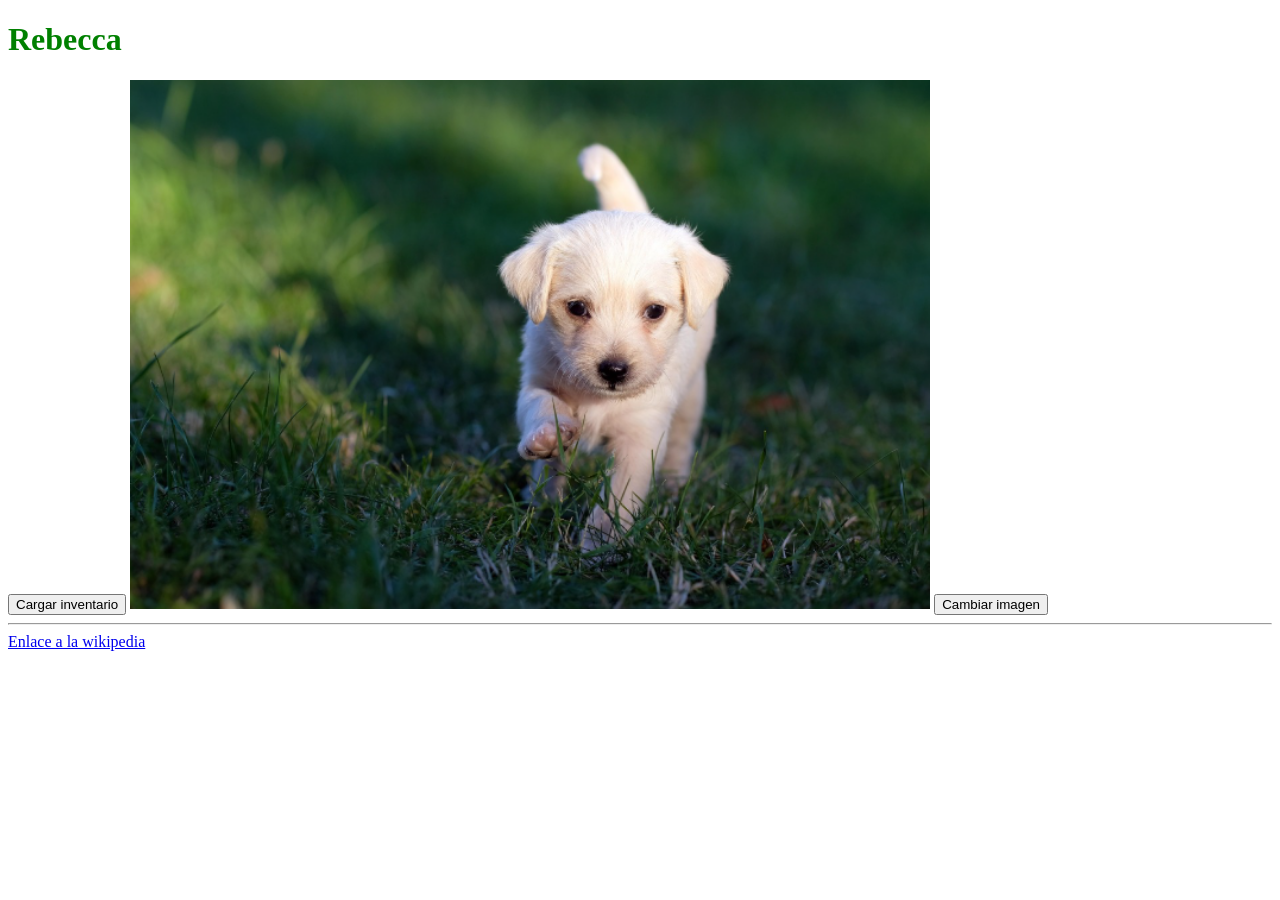
<file: 1.JS Intro/6.DOM/index.html>
<!doctype html>
<!--primera parte evaluable por Fernando!!! Como recuperar elementos del arbol dom, mostrar y modificar el contenido --> 
<html lang="es">
<head>
  <meta charset="utf-8">
  <title>Inventario</title>
  <script src="./script.js" defer></script> 
  <script src="./script2.js" defer></script> 
  <script src="./script3.js" defer></script>
  <!--el defer es importante: This Boolean attribute is set to indicate to a browser that the script is meant to be executed after the document has been parsed (ejecutado el codigo de la página web), but before firing -->
  <link rel="stylesheet" href="style.css">
</head>
<body>
  <h1>Inventario</h1>
  <p id="resumen"></p>
  <ul id="inventario">
    <!--<li class="objeto">Espada</li>
    <li class="objeto">Escudo</li>-->
  </ul>
  <!-- <script src="./script.js" defer></script>  -->
 <!-- donde ponemos el script de javascript en el head utilizando el defer o en la ultima linea del body para asegurarnos que se cargue toda la página antes de ejecutar los cambios de javascript
  // vemos todos los metodos que tiene el document: https://fernandoalvarezfp.github.io/DWCC/DOM.html?h=getelement#getelementsbytagname -->
  <button id="miBoton">Cargar inventario</button>
  <img src="./imagen_perro.png" alt="" srcset="">
  <button id="botonIMG">Cambiar imagen</button>
  <hr>
  <a href="https://wikipedia.org">Enlace a la wikipedia</a>
</body>
</html>
</file>
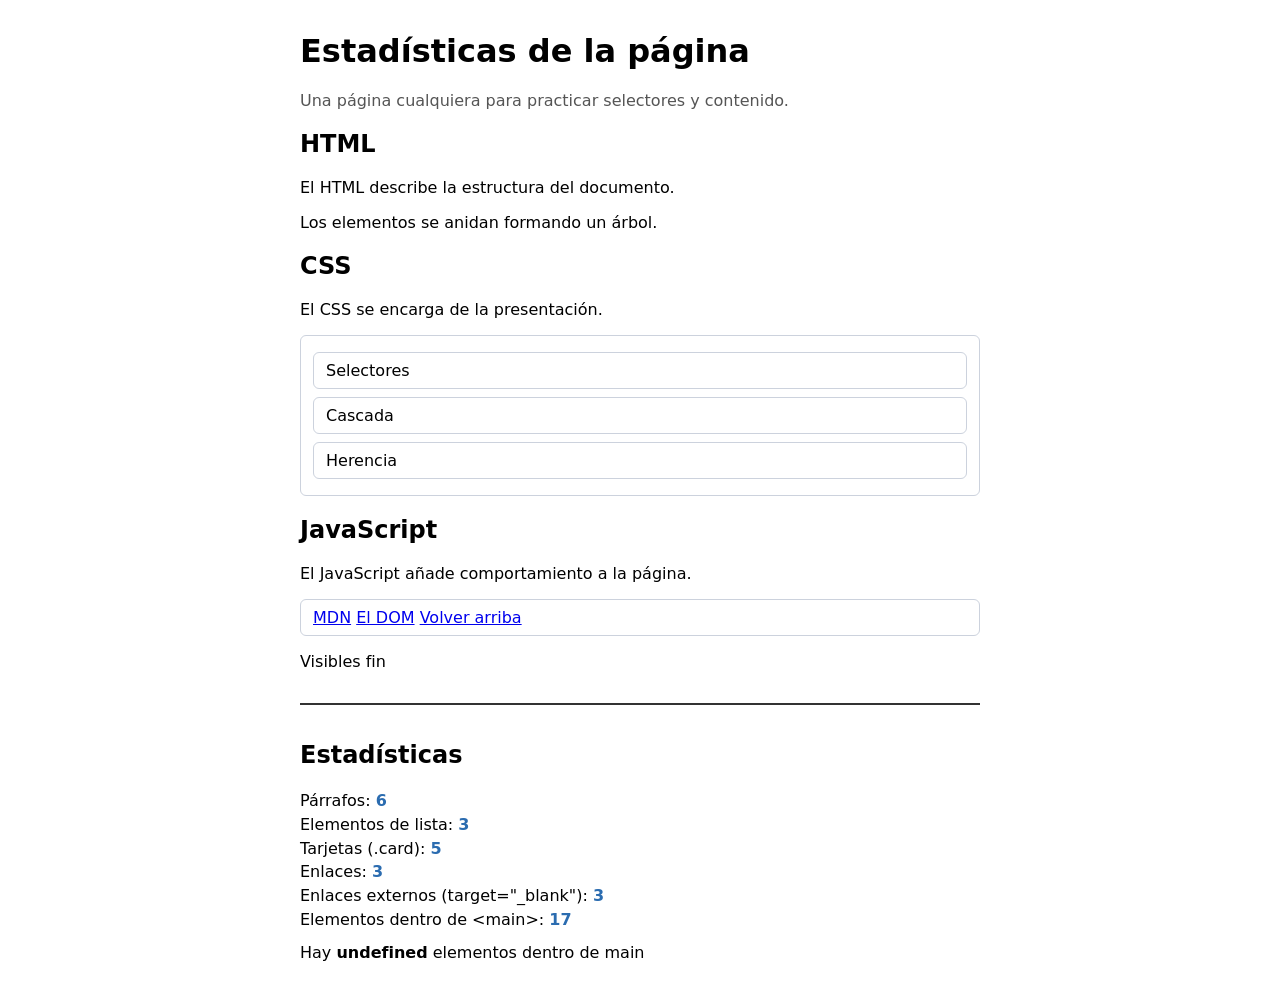
<file: 2.Ejercicios_DOM_repaso/1-repaso-dom-contadores/index.html>
<!DOCTYPE html>
<html lang="es">
<head>
  <meta charset="UTF-8" />
  <meta name="viewport" content="width=device-width, initial-scale=1" />
  <title>Contador de etiquetas</title>
  <link rel="stylesheet" href="estilos.css" />
</head>
<body>
  <header>
    <h1 id="titulo">Mi página</h1>
    <p class="lead">Una página cualquiera para practicar selectores y contenido.</p>
  </header>

  <main>
    <h2 id="seccion-html">HTML</h2>
    <p>El HTML describe la estructura del documento.</p>
    <p>Los elementos se anidan formando un árbol.</p>

    <h2 id="seccion-css">CSS</h2>
    <p>El CSS se encarga de la presentación.</p>
    <ul class="card">
      <li class="card">Selectores</li>
      <li class="card">Cascada</li>
      <li class="card">Herencia</li>
    </ul>

    <h2 id="seccion-js">JavaScript</h2>
    <p>El JavaScript añade comportamiento a la página.</p>
    <div class="card">
      <a href="https://developer.mozilla.org" target="_blank">MDN</a>
      <a href="https://developer.mozilla.org/es/docs/Web/API/Document_Object_Model" target="_blank">El DOM</a>
      <a href="#seccion-js">Volver arriba</a>
    </div>

    <p id="pie">Visibles <span class="oculto">OCULTO</span> fin</p>
  </main>

  <section id="panel">
    <h2>Estadísticas</h2>
    <div class="fila">Párrafos: <span id="num-p" class="num">?</span></div>
    <div class="fila">Elementos de lista: <span id="num-li" class="num">?</span></div>
    <div class="fila">Tarjetas (.card): <span id="num-cards" class="num">?</span></div>
    <div class="fila">Enlaces: <span id="num-a" class="num">?</span></div>
    <div class="fila">Enlaces externos (target="_blank"): <span id="num-externos" class="num">?</span></div>
    <div class="fila">Elementos dentro de &lt;main&gt;: <span id="num-total" class="num">?</span></div>

    <div id="resumen">Sin calcular</div>
    <div id="detalle"></div>
  </section>

  <!-- Cambia a solucion.js para ver el ejercicio resuelto -->
  <script src="ejercicio.js"></script>
</body>
</html>
</file>
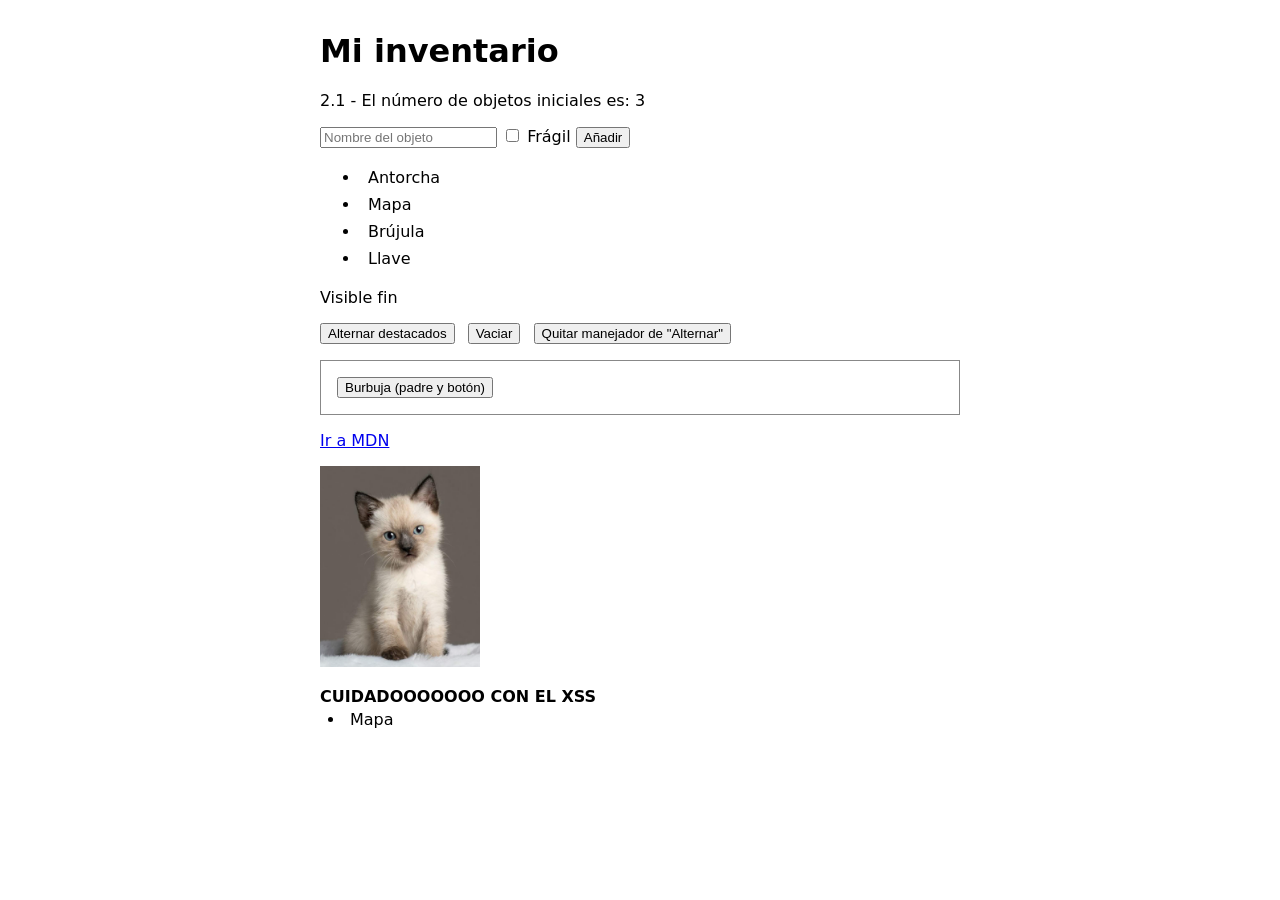
<file: 2.Ejercicios_DOM_repaso/2-repaso-dom/index.html>
<!doctype html>
<html lang="es">
  <head>
    <meta charset="UTF-8" />
    <meta name="viewport" content="width=device-width, initial-scale=1" />
    <title>Repaso DOM — Inventario</title>
    <link rel="stylesheet" href="estilos.css" />
  </head>
  <body>
    <h1 id="titulo">Mi inventario</h1>

    <p id="resumen" class="resumen">Sin datos</p>

    <form id="formulario">
      <input
        id="nombre"
        type="text"
        placeholder="Nombre del objeto"
        autocomplete="off"
      />
      <label><input type="checkbox" id="fragil" disabled /> Frágil</label>
      <button type="submit" id="btn-anadir">Añadir</button>
    </form>

    <ul id="objetos">
      <li class="item" data-peso="2">Mapa</li>
      <li class="item" data-peso="1">Brújula</li>
      <li class="item" data-peso="5">Llave</li>
    </ul>

    <p id="parrafo-mixto">Visible <span class="oculto">INVISIBLE</span> fin</p>

    <p>
      <button id="alternar" class="boton">Alternar destacados</button>
      <button id="vaciar" class="boton">Vaciar</button>
      <button id="quitar-manejador" class="boton">
        Quitar manejador de "Alternar"
      </button>
    </p>

    <div id="caja-evento">
      <button id="btn-burbuja">Burbuja (padre y botón)</button>
    </div>

    <p>
      <a id="enlace" href="https://developer.mozilla.org" target="_blank"
        >Ir a MDN</a
      >
    </p>
    <p><img id="logo" src="" alt="" /></p>

    <div id="contenedor"></div>

    <!-- Cambia a solucion.js para ver el ejercicio resuelto -->
    <script src="ejercicio.js"></script>
  </body>
</html>
</file>
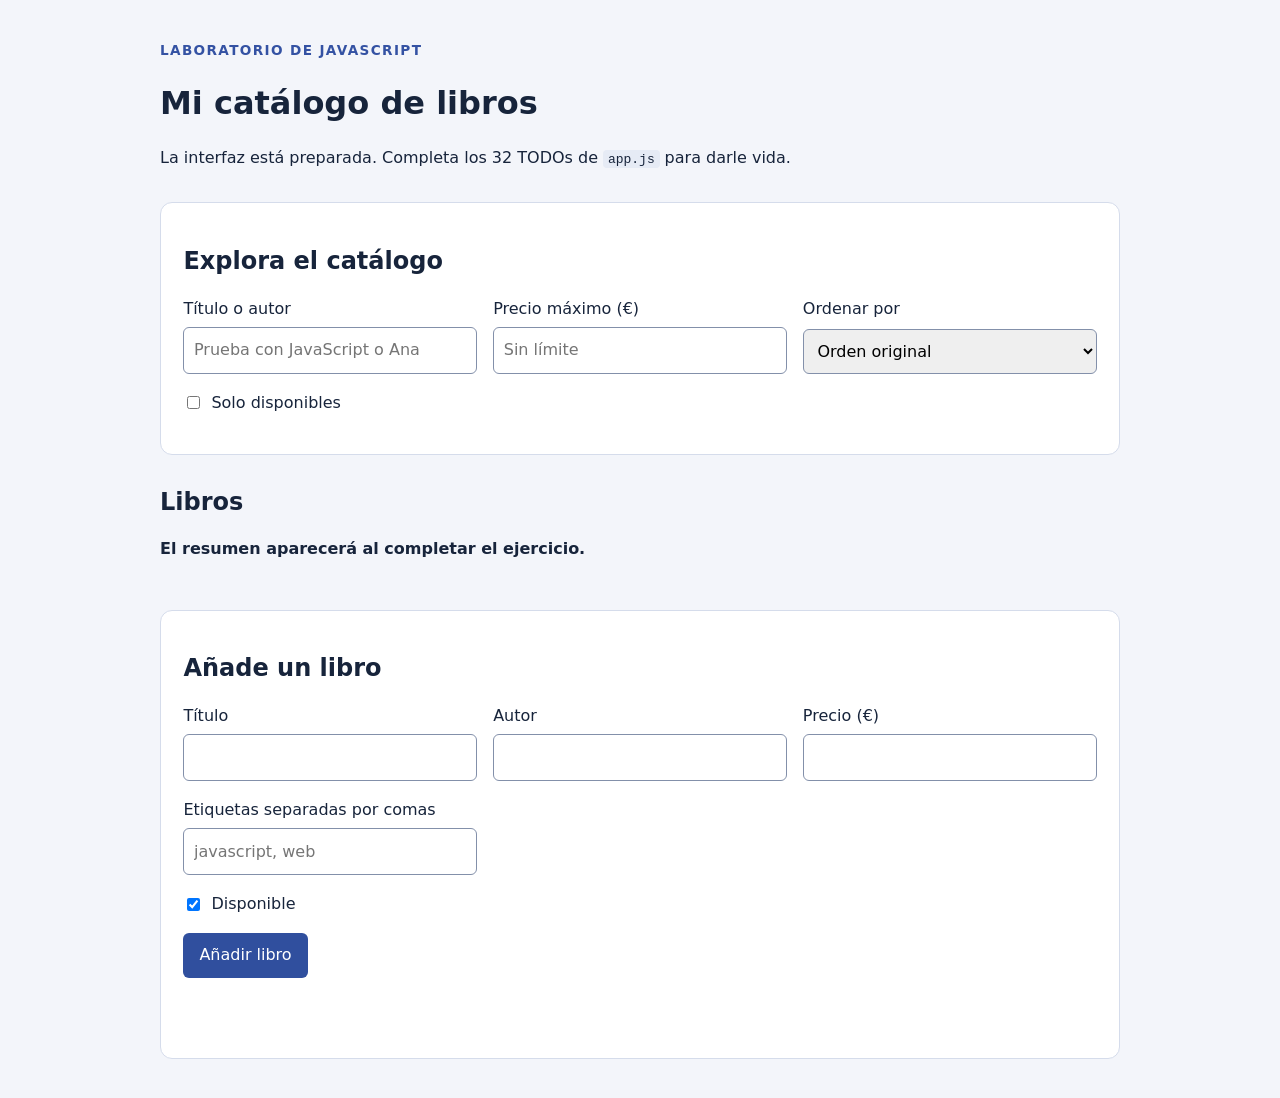
<file: 4.Repaso JS/Ejercicio Libros/index.html>
<!doctype html>
<html lang="es">
  <head>
    <meta charset="UTF-8" />
    <meta name="viewport" content="width=device-width, initial-scale=1" />
    <title>Repaso de JavaScript · Catálogo de libros</title>
    <link rel="stylesheet" href="styles.css" />
    <script src="app.js" defer></script>
  </head>
  <body>
    <main class="contenedor">
      <header>
        <p class="antetitulo">Laboratorio de JavaScript</p>
        <h1>Mi catálogo de libros</h1>
        <p>La interfaz está preparada. Completa los 32 TODOs de <code>app.js</code> para darle vida.</p>
      </header>

      <section class="panel" aria-labelledby="titulo-filtros">
        <h2 id="titulo-filtros">Explora el catálogo</h2>
        <div class="campos">
          <label for="busqueda">Título o autor
            <input id="busqueda" type="search" placeholder="Prueba con JavaScript o Ana" />
          </label>
          <label for="precio-maximo">Precio máximo (€)
            <input id="precio-maximo" type="number" min="0" step="0.01" placeholder="Sin límite" />
          </label>
          <label for="orden">Ordenar por
            <select id="orden">
              <option value="original">Orden original</option>
              <option value="precio-asc">Precio: de menor a mayor</option>
              <option value="titulo-asc">Título: de A a Z</option>
            </select>
          </label>
        </div>
        <label class="casilla" for="solo-disponibles">
          <input id="solo-disponibles" type="checkbox" /> Solo disponibles
        </label>
      </section>

      <section aria-labelledby="titulo-catalogo">
        <h2 id="titulo-catalogo">Libros</h2>
        <p id="resumen" role="status">El resumen aparecerá al completar el ejercicio.</p>
        <p id="sin-resultados" hidden>No hay resultados.</p>
        <!-- Cada tarjeta será un <li> creado con JavaScript. -->
        <ul id="catalogo" class="catalogo"></ul>
      </section>

      <section class="panel" aria-labelledby="titulo-formulario">
        <h2 id="titulo-formulario">Añade un libro</h2>
        <form id="formulario-libro" novalidate>
          <!-- novalidate permite practicar la validación con JavaScript. -->
          <div class="campos">
            <label for="titulo">Título
              <input id="titulo" name="titulo" required />
            </label>
            <label for="autor">Autor
              <input id="autor" name="autor" required />
            </label>
            <label for="precio">Precio (€)
              <input id="precio" name="precio" type="number" min="0" step="0.01" required />
            </label>
            <label for="etiquetas">Etiquetas separadas por comas
              <input id="etiquetas" name="etiquetas" placeholder="javascript, web" />
            </label>
          </div>
          <label class="casilla" for="disponible">
            <input id="disponible" name="disponible" type="checkbox" checked /> Disponible
          </label>
          <button type="submit">Añadir libro</button>
          <p id="mensaje-formulario" role="status"></p>
        </form>
      </section>
    </main>
  </body>
</html>
</file>
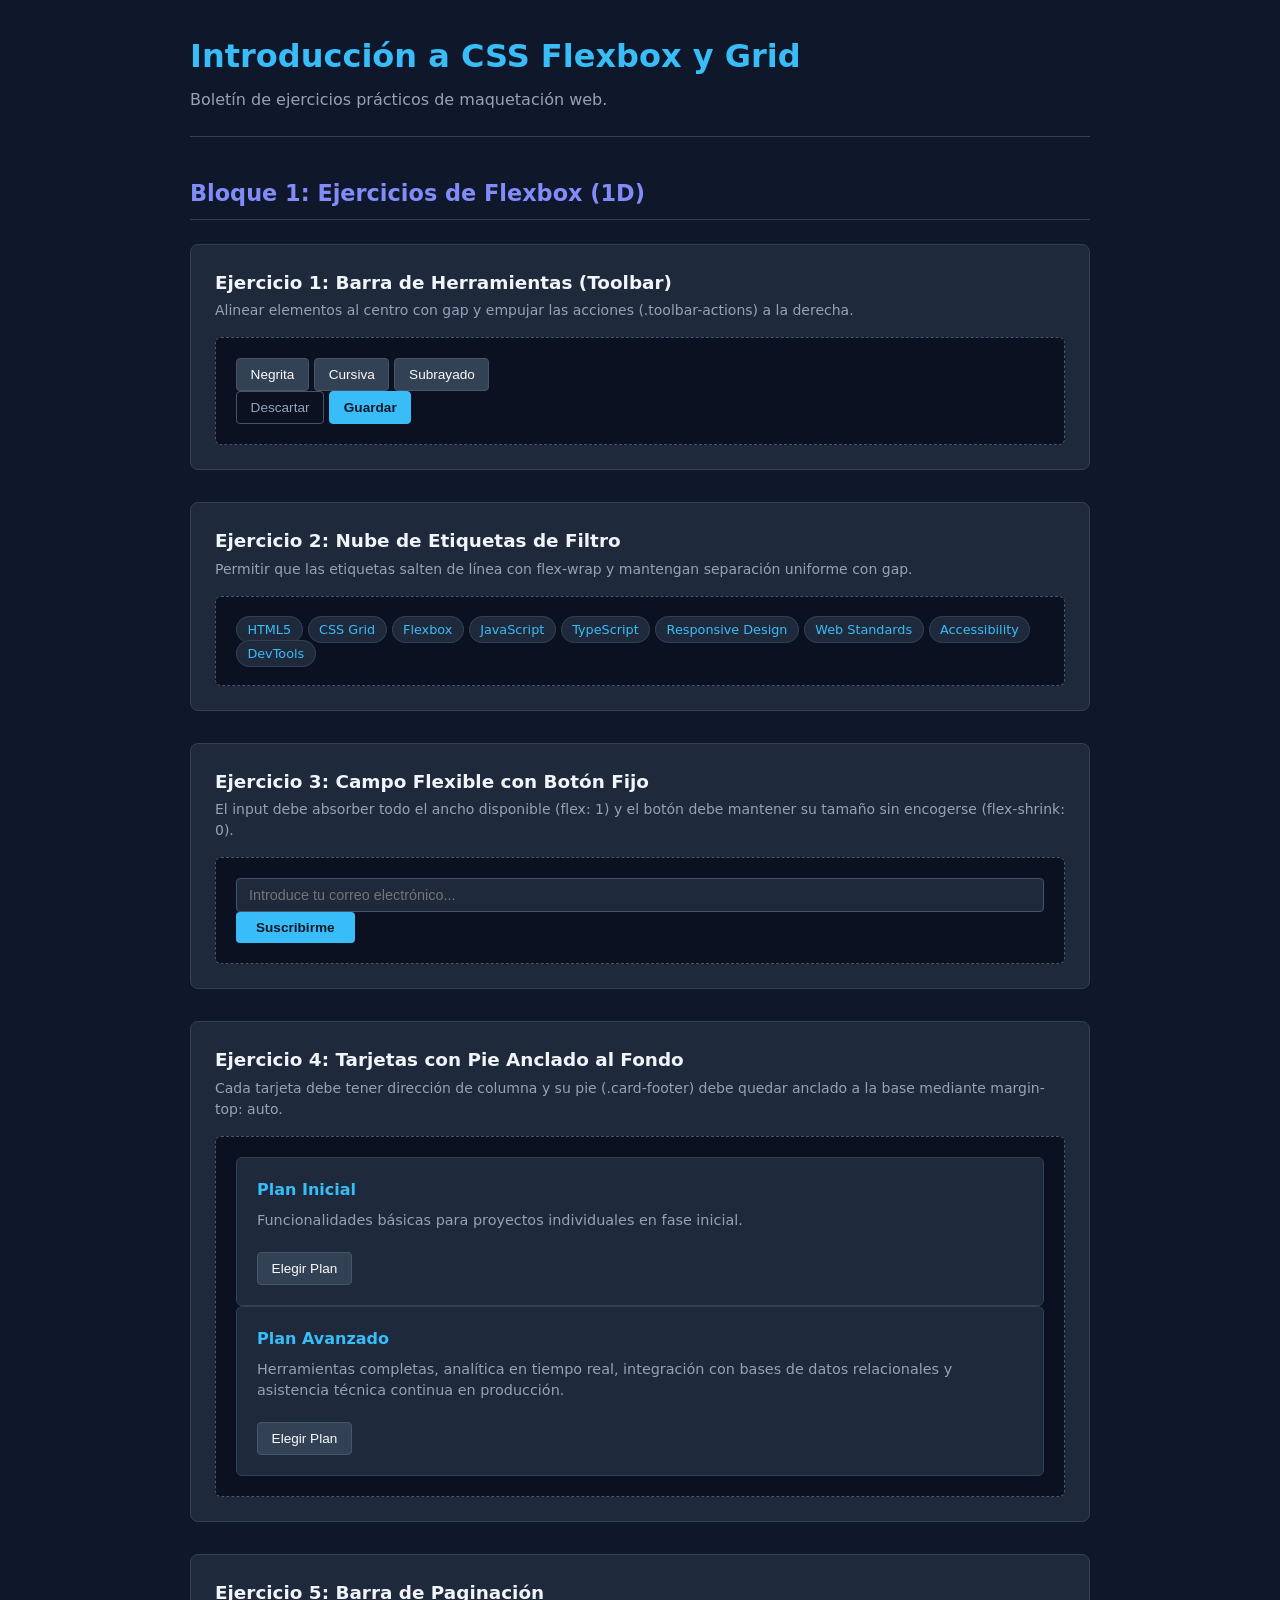
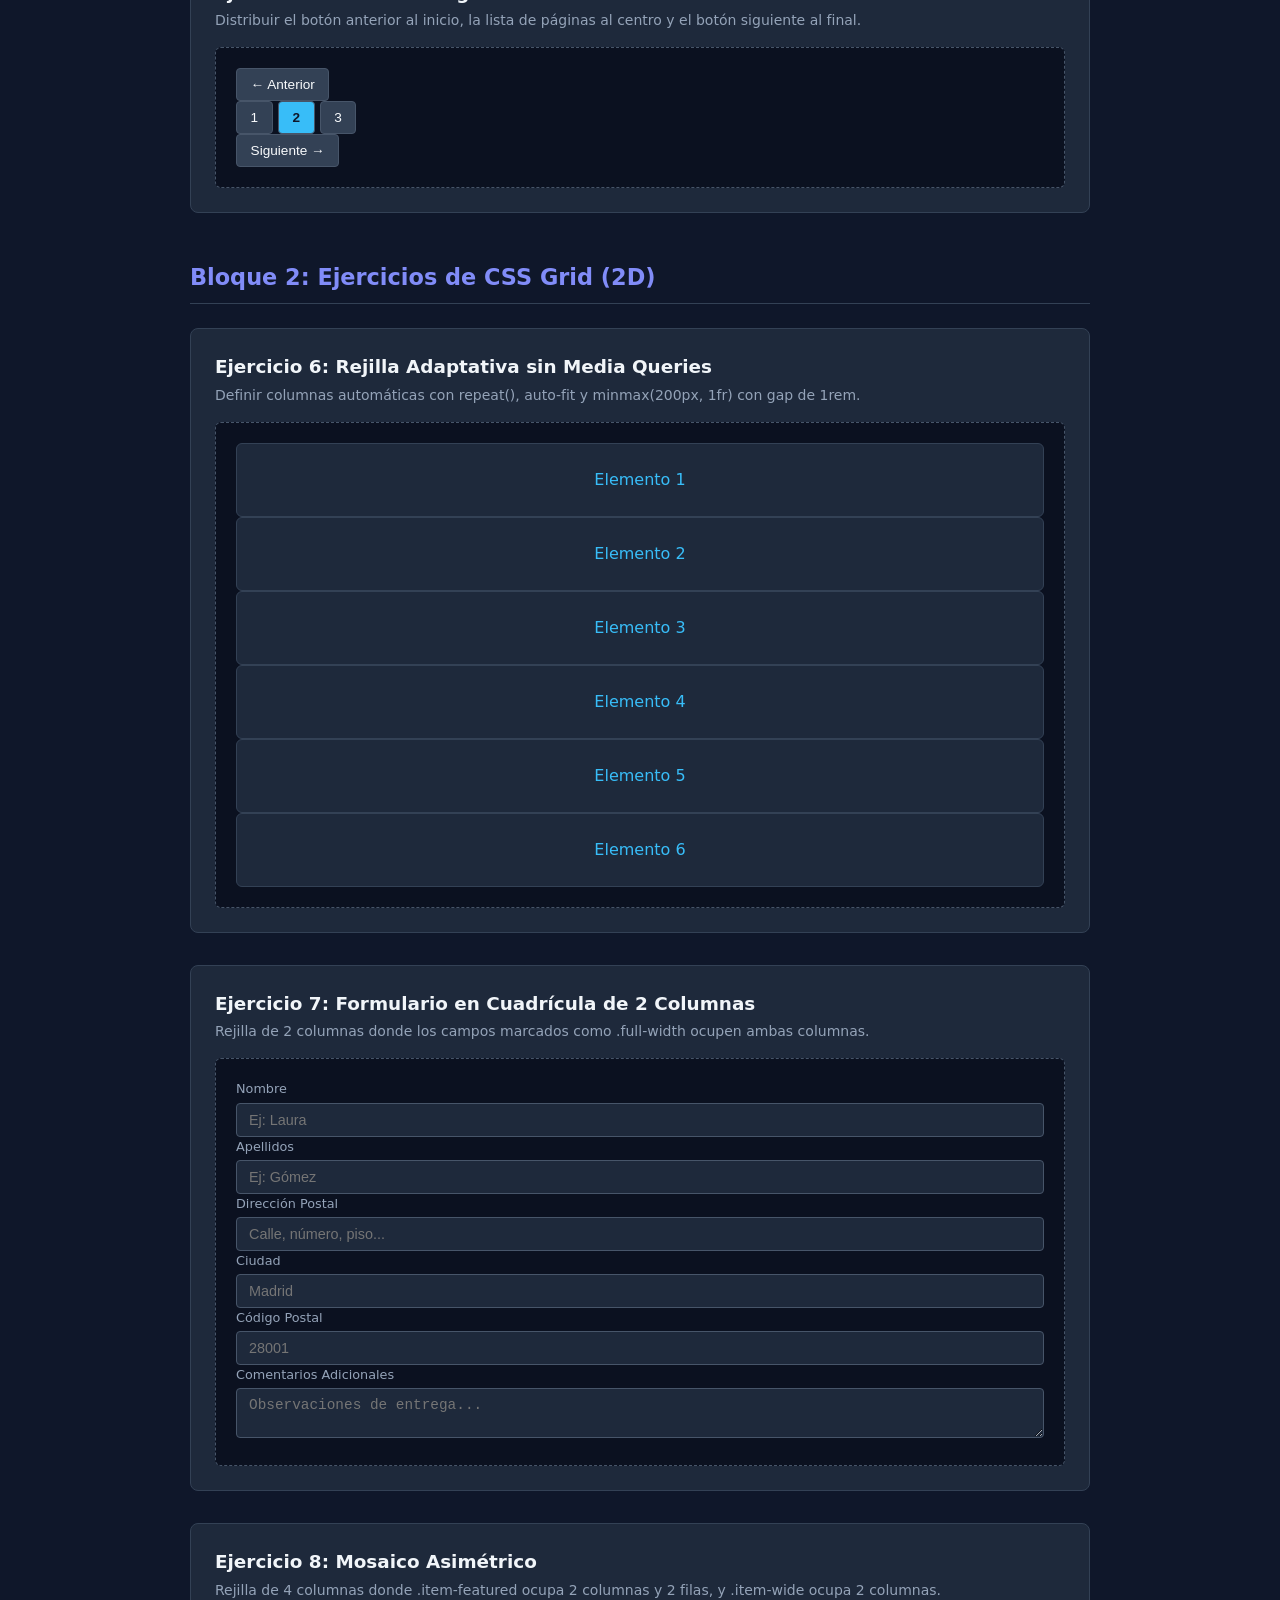
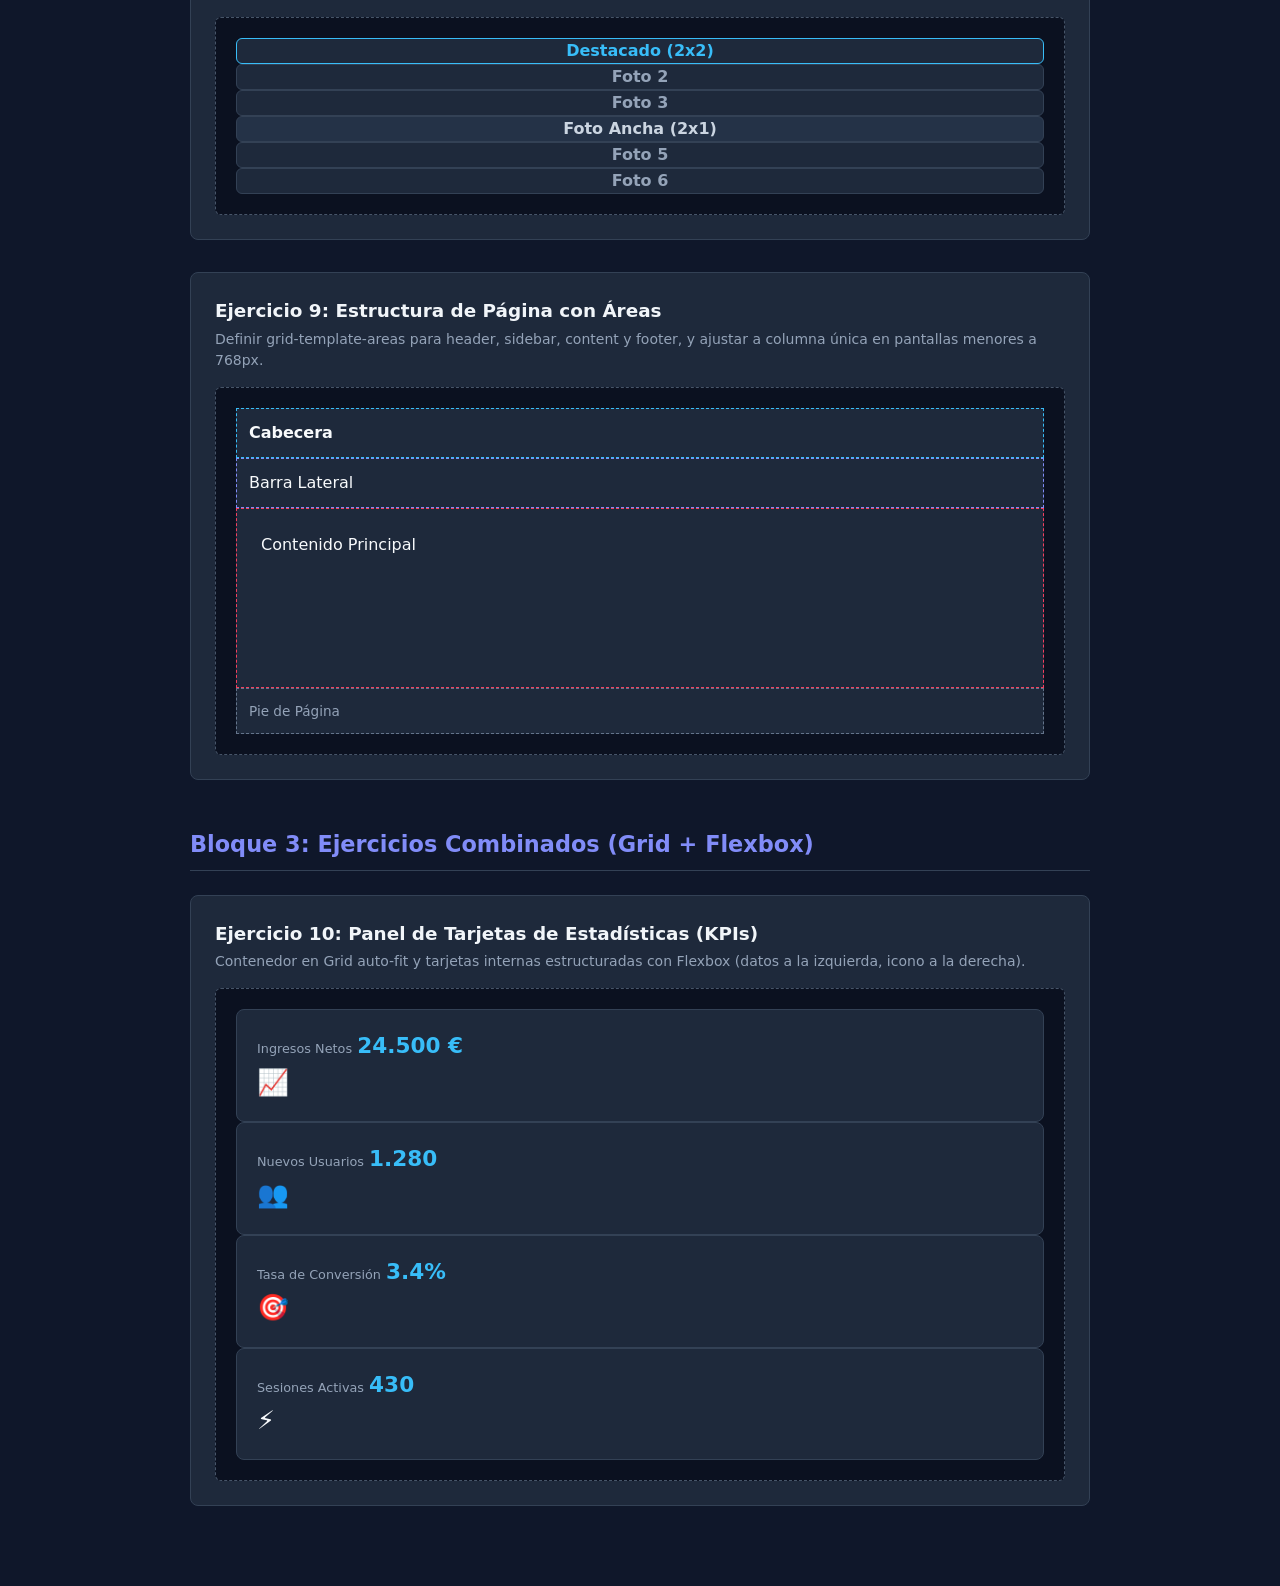
<file: Repaso CSS - Flexbox y Grid/ejercicios/index.html>
<!DOCTYPE html>
<html lang="es">
<head>
  <meta charset="UTF-8">
  <meta name="viewport" content="width=device-width, initial-scale=1.0">
  <title>Boletín de Ejercicios: Flexbox y CSS Grid</title>
  <link rel="stylesheet" href="styles.css">
</head>
<body>

  <header class="page-header">
    <h1>Introducción a CSS Flexbox y Grid</h1>
    <p>Boletín de ejercicios prácticos de maquetación web.</p>
  </header>

  <main class="page-content">

    <!-- BLOQUE 1: FLEXBOX -->
    <section class="exercise-section">
      <h2>Bloque 1: Ejercicios de Flexbox (1D)</h2>

      <!-- EJERCICIO 1: TOOLBAR -->
      <article class="exercise-box" id="ejercicio-1">
        <h3>Ejercicio 1: Barra de Herramientas (Toolbar)</h3>
        <p class="description">Alinear elementos al centro con gap y empujar las acciones (.toolbar-actions) a la derecha.</p>
        <div class="workspace-area">
          <div class="toolbar">
            <button type="button">Negrita</button>
            <button type="button">Cursiva</button>
            <button type="button">Subrayado</button>
            <div class="toolbar-actions">
              <button type="button" class="btn-cancel">Descartar</button>
              <button type="button" class="btn-primary">Guardar</button>
            </div>
          </div>
        </div>
      </article>

      <!-- EJERCICIO 2: NUBE DE ETIQUETAS -->
      <article class="exercise-box" id="ejercicio-2">
        <h3>Ejercicio 2: Nube de Etiquetas de Filtro</h3>
        <p class="description">Permitir que las etiquetas salten de línea con flex-wrap y mantengan separación uniforme con gap.</p>
        <div class="workspace-area">
          <div class="tag-list">
            <span class="tag">HTML5</span>
            <span class="tag">CSS Grid</span>
            <span class="tag">Flexbox</span>
            <span class="tag">JavaScript</span>
            <span class="tag">TypeScript</span>
            <span class="tag">Responsive Design</span>
            <span class="tag">Web Standards</span>
            <span class="tag">Accessibility</span>
            <span class="tag">DevTools</span>
          </div>
        </div>
      </article>

      <!-- EJERCICIO 3: NEWSLETTER INLINE -->
      <article class="exercise-box" id="ejercicio-3">
        <h3>Ejercicio 3: Campo Flexible con Botón Fijo</h3>
        <p class="description">El input debe absorber todo el ancho disponible (flex: 1) y el botón debe mantener su tamaño sin encogerse (flex-shrink: 0).</p>
        <div class="workspace-area">
          <form class="newsletter-form" onsubmit="event.preventDefault();">
            <input type="email" placeholder="Introduce tu correo electrónico..." class="input-email">
            <button type="submit" class="btn-submit">Suscribirme</button>
          </form>
        </div>
      </article>

      <!-- EJERCICIO 4: TARJETAS CON BOTÓN AL FONDO -->
      <article class="exercise-box" id="ejercicio-4">
        <h3>Ejercicio 4: Tarjetas con Pie Anclado al Fondo</h3>
        <p class="description">Cada tarjeta debe tener dirección de columna y su pie (.card-footer) debe quedar anclado a la base mediante margin-top: auto.</p>
        <div class="workspace-area">
          <div class="card-container">
            <div class="card">
              <h4>Plan Inicial</h4>
              <p>Funcionalidades básicas para proyectos individuales en fase inicial.</p>
              <div class="card-footer">
                <button type="button">Elegir Plan</button>
              </div>
            </div>
            <div class="card">
              <h4>Plan Avanzado</h4>
              <p>Herramientas completas, analítica en tiempo real, integración con bases de datos relacionales y asistencia técnica continua en producción.</p>
              <div class="card-footer">
                <button type="button">Elegir Plan</button>
              </div>
            </div>
          </div>
        </div>
      </article>

      <!-- EJERCICIO 5: PAGINACIÓN -->
      <article class="exercise-box" id="ejercicio-5">
        <h3>Ejercicio 5: Barra de Paginación</h3>
        <p class="description">Distribuir el botón anterior al inicio, la lista de páginas al centro y el botón siguiente al final.</p>
        <div class="workspace-area">
          <nav class="pagination">
            <button type="button" class="prev-btn">← Anterior</button>
            <div class="page-numbers">
              <button type="button">1</button>
              <button type="button" class="active">2</button>
              <button type="button">3</button>
            </div>
            <button type="button" class="next-btn">Siguiente →</button>
          </nav>
        </div>
      </article>

    </section>

    <!-- BLOQUE 2: CSS GRID -->
    <section class="exercise-section">
      <h2>Bloque 2: Ejercicios de CSS Grid (2D)</h2>

      <!-- EJERCICIO 6: AUTO-GRID -->
      <article class="exercise-box" id="ejercicio-6">
        <h3>Ejercicio 6: Rejilla Adaptativa sin Media Queries</h3>
        <p class="description">Definir columnas automáticas con repeat(), auto-fit y minmax(200px, 1fr) con gap de 1rem.</p>
        <div class="workspace-area">
          <div class="auto-grid">
            <div class="grid-item">Elemento 1</div>
            <div class="grid-item">Elemento 2</div>
            <div class="grid-item">Elemento 3</div>
            <div class="grid-item">Elemento 4</div>
            <div class="grid-item">Elemento 5</div>
            <div class="grid-item">Elemento 6</div>
          </div>
        </div>
      </article>

      <!-- EJERCICIO 7: FORMULARIO EN REJILLA -->
      <article class="exercise-box" id="ejercicio-7">
        <h3>Ejercicio 7: Formulario en Cuadrícula de 2 Columnas</h3>
        <p class="description">Rejilla de 2 columnas donde los campos marcados como .full-width ocupen ambas columnas.</p>
        <div class="workspace-area">
          <form class="form-grid" onsubmit="event.preventDefault();">
            <div>
              <label>Nombre</label>
              <input type="text" placeholder="Ej: Laura">
            </div>
            <div>
              <label>Apellidos</label>
              <input type="text" placeholder="Ej: Gómez">
            </div>
            <div class="full-width">
              <label>Dirección Postal</label>
              <input type="text" placeholder="Calle, número, piso...">
            </div>
            <div>
              <label>Ciudad</label>
              <input type="text" placeholder="Madrid">
            </div>
            <div>
              <label>Código Postal</label>
              <input type="text" placeholder="28001">
            </div>
            <div class="full-width">
              <label>Comentarios Adicionales</label>
              <textarea rows="2" placeholder="Observaciones de entrega..."></textarea>
            </div>
          </form>
        </div>
      </article>

      <!-- EJERCICIO 8: MOSAICO FOTOGRÁFICO -->
      <article class="exercise-box" id="ejercicio-8">
        <h3>Ejercicio 8: Mosaico Asimétrico</h3>
        <p class="description">Rejilla de 4 columnas donde .item-featured ocupa 2 columnas y 2 filas, y .item-wide ocupa 2 columnas.</p>
        <div class="workspace-area">
          <div class="gallery-grid">
            <div class="gallery-item item-featured">Destacado (2x2)</div>
            <div class="gallery-item">Foto 2</div>
            <div class="gallery-item">Foto 3</div>
            <div class="gallery-item item-wide">Foto Ancha (2x1)</div>
            <div class="gallery-item">Foto 5</div>
            <div class="gallery-item">Foto 6</div>
          </div>
        </div>
      </article>

      <!-- EJERCICIO 9: GRID TEMPLATE AREAS -->
      <article class="exercise-box" id="ejercicio-9">
        <h3>Ejercicio 9: Estructura de Página con Áreas</h3>
        <p class="description">Definir grid-template-areas para header, sidebar, content y footer, y ajustar a columna única en pantallas menores a 768px.</p>
        <div class="workspace-area">
          <div class="site-layout">
            <header class="layout-header">Cabecera</header>
            <aside class="layout-sidebar">Barra Lateral</aside>
            <main class="layout-content">Contenido Principal</main>
            <footer class="layout-footer">Pie de Página</footer>
          </div>
        </div>
      </article>

    </section>

    <!-- BLOQUE 3: COMBINADO -->
    <section class="exercise-section">
      <h2>Bloque 3: Ejercicios Combinados (Grid + Flexbox)</h2>

      <!-- EJERCICIO 10: TARJETAS KPI -->
      <article class="exercise-box" id="ejercicio-10">
        <h3>Ejercicio 10: Panel de Tarjetas de Estadísticas (KPIs)</h3>
        <p class="description">Contenedor en Grid auto-fit y tarjetas internas estructuradas con Flexbox (datos a la izquierda, icono a la derecha).</p>
        <div class="workspace-area">
          <div class="kpi-container">
            <div class="kpi-card">
              <div class="kpi-data">
                <span class="kpi-label">Ingresos Netos</span>
                <strong class="kpi-value">24.500 €</strong>
              </div>
              <div class="kpi-icon">📈</div>
            </div>
            <div class="kpi-card">
              <div class="kpi-data">
                <span class="kpi-label">Nuevos Usuarios</span>
                <strong class="kpi-value">1.280</strong>
              </div>
              <div class="kpi-icon">👥</div>
            </div>
            <div class="kpi-card">
              <div class="kpi-data">
                <span class="kpi-label">Tasa de Conversión</span>
                <strong class="kpi-value">3.4%</strong>
              </div>
              <div class="kpi-icon">🎯</div>
            </div>
            <div class="kpi-card">
              <div class="kpi-data">
                <span class="kpi-label">Sesiones Activas</span>
                <strong class="kpi-value">430</strong>
              </div>
              <div class="kpi-icon">⚡</div>
            </div>
          </div>
        </div>
      </article>

    </section>

  </main>

</body>
</html>
</file>
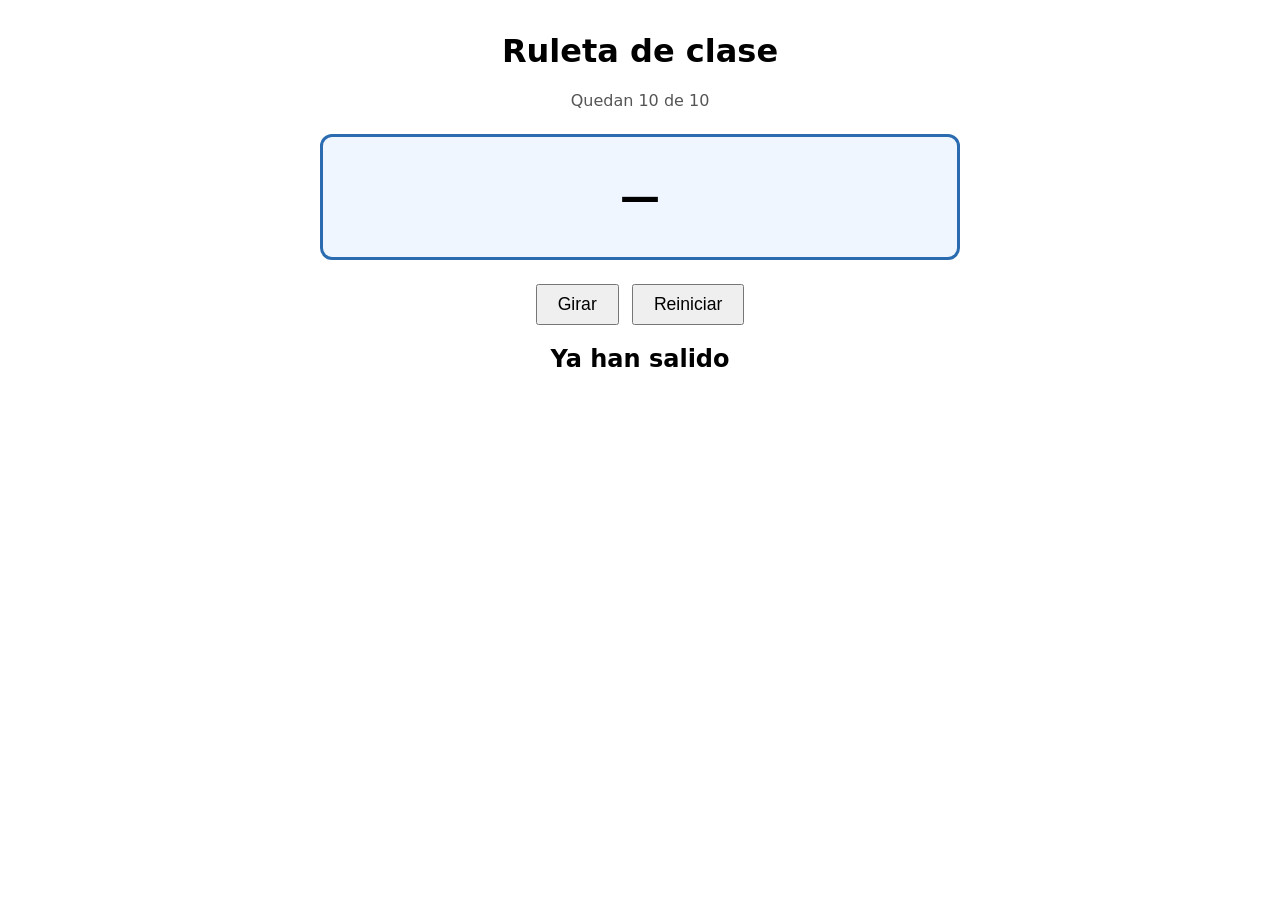
<file: 2.Ejercicios_DOM_repaso/3-ruleta-alumnos/version-avanzada/index.html>
<!doctype html>
<html lang="es">
  <head>
    <meta charset="UTF-8" />
    <meta name="viewport" content="width=device-width, initial-scale=1" />
    <title>Ruleta de clase</title>
    <link rel="stylesheet" href="estilos.css" />
  </head>
  <body>
    <h1 id="titulo">Ruleta de clase</h1>

    <p id="estado">
      Quedan <span id="quedan">?</span> de <span id="total">?</span>
    </p>

    <div id="escenario"><span id="elegido">—</span></div>

    <p class="acciones">
      <button id="girar">Girar</button>
      <button id="reiniciar">Reiniciar</button>
    </p>

    <h2>Ya han salido</h2>
    <ul id="historial"></ul>

    <!-- Cambia a ruleta.js para ver el ejercicio resuelto -->
    <script src="ejercicio_correccion.js"></script>
  </body>
</html>
</file>
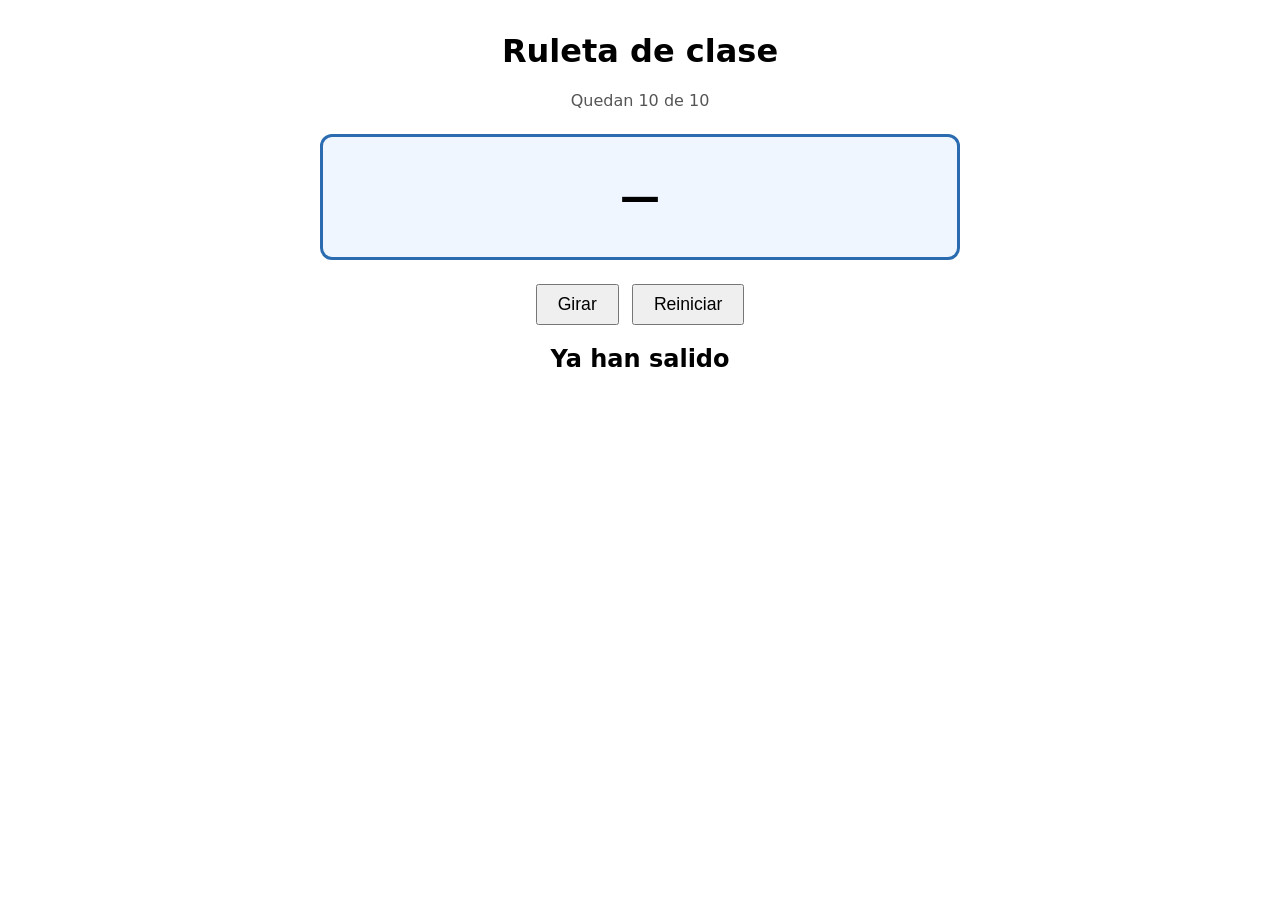
<file: 2.Ejercicios_DOM_repaso/3-ruleta-alumnos/version-basica/index.html>
<!doctype html>
<html lang="es">
  <head>
    <meta charset="UTF-8" />
    <meta name="viewport" content="width=device-width, initial-scale=1" />
    <title>Ruleta de clase — Versión Básica (Imperativa)</title>
    <link rel="stylesheet" href="./estilos.css" />
  </head>
  <body>
    <h1 id="titulo">Ruleta de clase</h1>

    <p id="estado">
      Quedan <span id="quedan">?</span> de <span id="total">?</span>
    </p>

    <div id="escenario"><span id="elegido">—</span></div>

    <p class="acciones">
      <button id="girar">Girar</button>
      <button id="reiniciar">Reiniciar</button>
    </p>

    <h2>Ya han salido</h2>
    <ul id="historial"></ul>

    <!-- Cambia a solucion.js para ver el ejercicio resuelto -->
    <script src="./ejercicio.js"></script>
  </body>
</html>
</file>
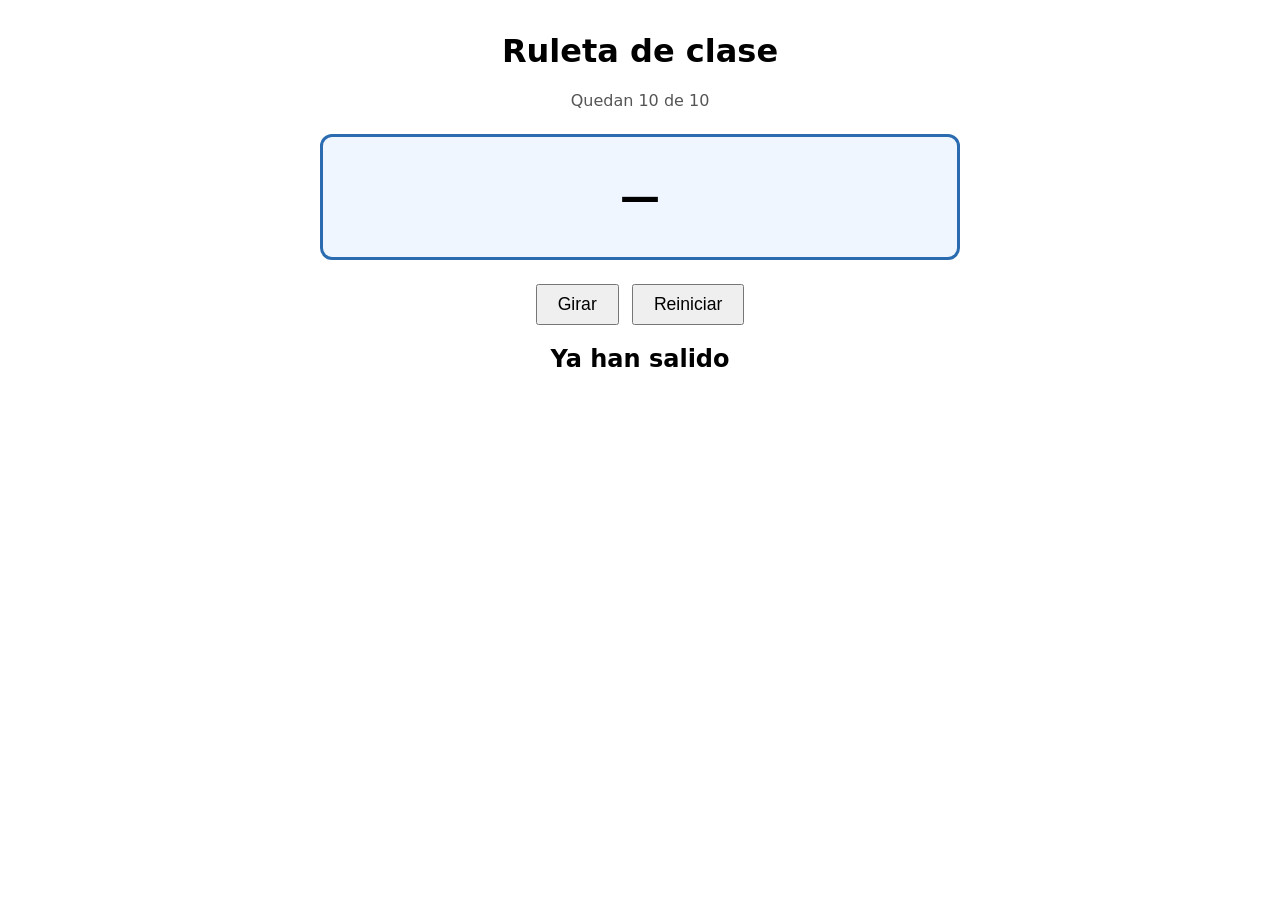
<file: 2.Ejercicios_DOM_repaso/3-ruleta-alumnos/ruleta_alumnos_correccion/version-avanzada/index.html>
<!doctype html>
<html lang="es">
  <head>
    <meta charset="UTF-8" />
    <meta name="viewport" content="width=device-width, initial-scale=1" />
    <title>Ruleta de clase</title>
    <link rel="stylesheet" href="estilos.css" />
  </head>
  <body>
    <h1 id="titulo">Ruleta de clase</h1>

    <p id="estado">
      Quedan <span id="quedan">?</span> de <span id="total">?</span>
    </p>

    <div id="escenario"><span id="elegido">—</span></div>

    <p class="acciones">
      <button id="girar">Girar</button>
      <button id="reiniciar">Reiniciar</button>
    </p>

    <h2>Ya han salido</h2>
    <ul id="historial"></ul>

    <!-- Cambia a ruleta.js para ver el ejercicio resuelto -->
    <script src="ejercicio.js"></script>
  </body>
</html>
</file>
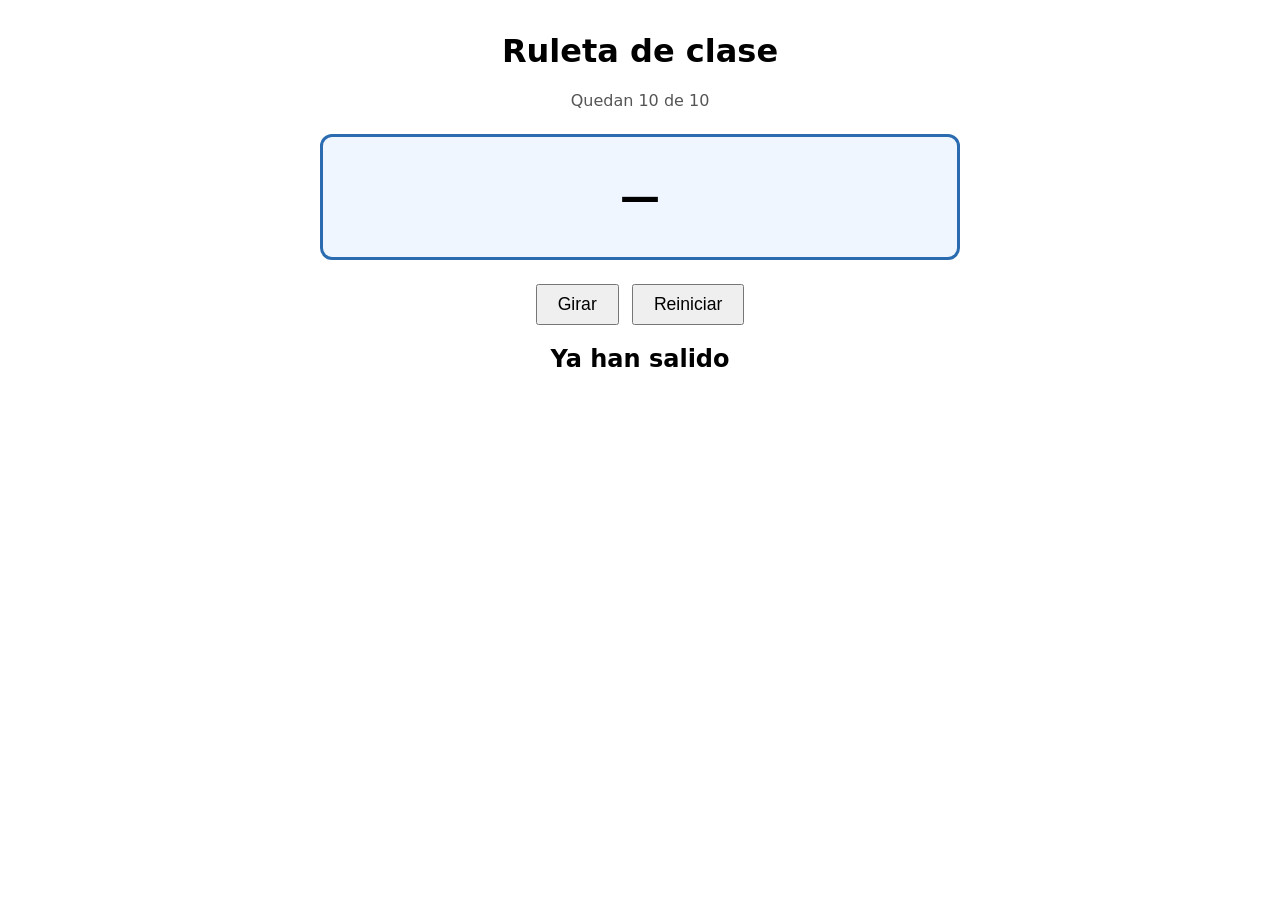
<file: 2.Ejercicios_DOM_repaso/3-ruleta-alumnos/ruleta_alumnos_correccion/version-basica/index.html>
<!doctype html>
<html lang="es">
  <head>
    <meta charset="UTF-8" />
    <meta name="viewport" content="width=device-width, initial-scale=1" />
    <title>Ruleta de clase — Versión Básica (Imperativa)</title>
    <link rel="stylesheet" href="estilos.css" />
  </head>
  <body>
    <h1 id="titulo">Ruleta de clase</h1>

    <p id="estado">
      Quedan <span id="quedan">?</span> de <span id="total">?</span>
    </p>

    <div id="escenario"><span id="elegido">—</span></div>

    <p class="acciones">
      <button id="girar">Girar</button>
      <button id="reiniciar">Reiniciar</button>
    </p>

    <h2>Ya han salido</h2>
    <ul id="historial"></ul>

    <!-- Cambia a solucion.js para ver el ejercicio resuelto -->
    <script src="ejercicio.js"></script>
  </body>
</html>
</file>
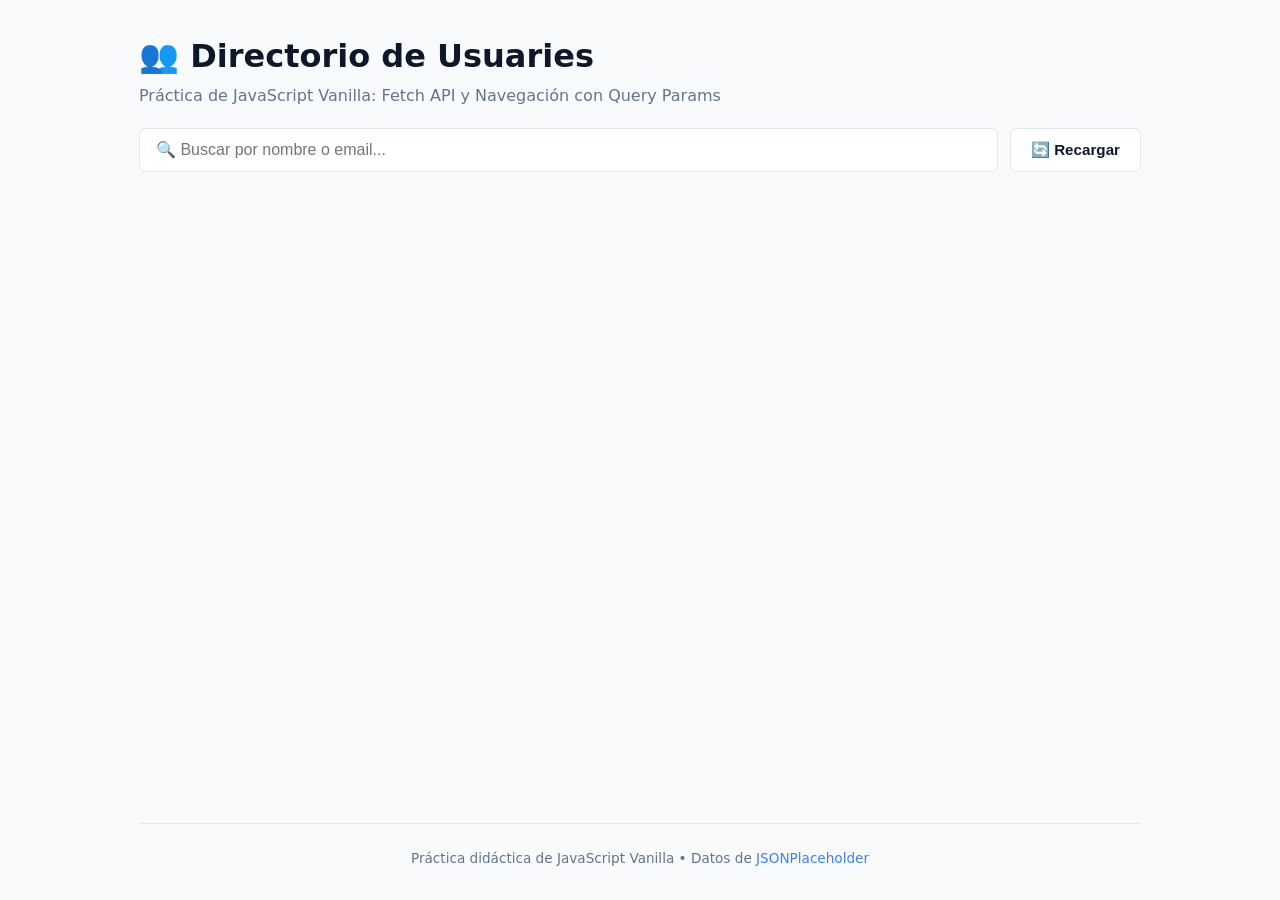
<file: 3.Asincronia/ejercicios/1.listado-usuaries-sinHacer/starter/index.html>
<!DOCTYPE html>
<html lang="es">
<head>
  <meta charset="UTF-8">
  <meta name="viewport" content="width=device-width, initial-scale=1.0">
  <title>Práctica: Directorio de Usuaries</title>
  <link rel="stylesheet" href="style.css">
</head>
<body>
  <div class="app-layout">
    <header class="app-header">
      <div class="header-content">
        <h1>👥 Directorio de Usuaries</h1>
        <p class="subtitle">Práctica de JavaScript Vanilla: Fetch API y Navegación con Query Params</p>
      </div>

      <!-- Barra de búsqueda y recarga -->
      <div class="toolbar">
        <label for="search-input" class="sr-only">Buscar por nombre o email</label>
        <input 
          type="search" 
          id="search-input" 
          placeholder="🔍 Buscar por nombre o email..." 
          autocomplete="off"
        >
        <button id="reload-btn" class="btn secondary-btn" title="Recargar usuaries">
          🔄 Recargar
        </button>
      </div>
    </header>

    <main class="main-content">
      <!-- Contenedor para estados: Cargando / Mensajes de error -->
      <div id="status-container" class="status-message" aria-live="polite"></div>

      <!-- Grid donde se pintarán las tarjetas de les usuaries -->
      <section id="users-grid" class="users-grid" aria-label="Listado de usuaries">
        <!-- Las tarjetas se insertarán dinámicamente con JavaScript -->
      </section>
    </main>

    <footer class="app-footer">
      <p>Práctica didáctica de JavaScript Vanilla • Datos de <a href="https://jsonplaceholder.typicode.com/" target="_blank" rel="noopener noreferrer">JSONPlaceholder</a></p>
    </footer>
  </div>

  <script src="app.js"></script>
</body>
</html>
</file>
<file: 1.JS Intro/6.DOM/style.css>
h1 {
    color : green;
}

img {
    width: 50rem;
}
</file>
<file: 2.Ejercicios_DOM_repaso/1-repaso-dom-contadores/estilos.css>
body { font-family: system-ui, sans-serif; max-width: 680px; margin: 2rem auto; padding: 0 1rem; }

.lead { color: #555; }

.card {
  border: 1px solid #ccd2dd;
  border-radius: 6px;
  padding: .5rem .75rem;
  margin: .5rem 0;
}

ul.card { list-style: none; }

.fila { padding: .15rem 0; }

.num { font-weight: 700; color: #2b6cb0; }

#panel { margin-top: 2rem; border-top: 2px solid #333; padding-top: 1rem; }

#resumen { margin-top: .75rem; }

#detalle div { padding: .15rem 0; }

/* Usada por #pie para comparar textContent e innerText */
.oculto { display: none; }
</file>
<file: 2.Ejercicios_DOM_repaso/2-repaso-dom/estilos.css>
body {
  font-family: system-ui, sans-serif;
  max-width: 640px;
  margin: 2rem auto;
  padding: 0 1rem;
}

.item {
  padding: 0.25rem 0.5rem;
}
.destacado {
  background: #ffe08a;
}
.activo {
  outline: 2px solid #2b6cb0;
}

#caja-evento {
  border: 1px solid #888;
  padding: 1rem;
  margin: 0.5rem 0;
}

.boton {
  margin-right: 0.5rem;
}

/* Usada por #parrafo-mixto para demostrar la diferencia entre textContent e innerText */
.oculto {
  display: none;
}

img {
  width: 10rem;
}
</file>
<file: 4.Repaso JS/Ejercicio Libros/styles.css>
:root {
  font-family: system-ui, sans-serif;
  color: #17243b;
  background: #f3f5fa;
  line-height: 1.6;
}

* { box-sizing: border-box; }

body { margin: 0; }

.contenedor {
  width: min(100% - 2rem, 960px);
  margin: 2.5rem auto;
}

h1, h2, h3 { line-height: 1.25; }

.antetitulo {
  color: #3452a3;
  font-size: 0.85rem;
  font-weight: 700;
  text-transform: uppercase;
  letter-spacing: 0.1em;
}

.panel, .tarjeta {
  padding: 1.4rem;
  background: white;
  border: 1px solid #d5dceb;
  border-radius: 12px;
}

.panel { margin-block: 2rem; }

.campos {
  display: grid;
  grid-template-columns: repeat(auto-fit, minmax(min(100%, 220px), 1fr));
  gap: 1rem;
}

label { display: grid; gap: 0.35rem; }

input, select, button { font: inherit; }

input:not([type="checkbox"]), select {
  width: 100%;
  padding: 0.6rem;
  border: 1px solid #8390aa;
  border-radius: 6px;
}

.casilla {
  display: flex;
  align-items: center;
  gap: 0.5rem;
  margin-block: 1rem;
}

button {
  cursor: pointer;
  background: #304f9e;
  color: white;
  border: 0;
  border-radius: 6px;
  padding: 0.6rem 1rem;
}

button:hover { background: #213971; }

:focus-visible { outline: 3px solid #a34400; outline-offset: 3px; }

.catalogo {
  list-style: none;
  padding: 0;
  display: grid;
  grid-template-columns: repeat(auto-fit, minmax(min(100%, 260px), 1fr));
  gap: 1rem;
}

.tarjeta { overflow-wrap: anywhere; }

.tarjeta h3 { margin-top: 0; }

.sin-libros { margin: 0; }

#resumen { font-weight: 600; }

#mensaje-formulario { min-height: 1.6em; }

code { background: #e6ebf5; padding: 0.1rem 0.3rem; border-radius: 4px; }
</file>
<file: Repaso CSS - Flexbox y Grid/ejercicios/styles.css>
/* ========================================================
   ESTILOS GENERALES Y RESET BASE (NO MODIFICAR)
   ======================================================== */
* {
  box-sizing: border-box;
  margin: 0;
  padding: 0;
}

body {
  font-family: system-ui, -apple-system, BlinkMacSystemFont, "Segoe UI", Roboto, sans-serif;
  background-color: #0f172a;
  color: #f8fafc;
  line-height: 1.5;
  padding: 2rem 1rem;
}

.page-header {
  max-width: 900px;
  margin: 0 auto 2.5rem;
  border-bottom: 1px solid #334155;
  padding-bottom: 1.5rem;
}

.page-header h1 {
  font-size: 2rem;
  color: #38bdf8;
  margin-bottom: 0.5rem;
}

.page-header p {
  color: #94a3b8;
  font-size: 1rem;
}

.page-content {
  max-width: 900px;
  margin: 0 auto;
}

.exercise-section {
  margin-bottom: 3rem;
}

.exercise-section h2 {
  font-size: 1.4rem;
  color: #818cf8;
  border-bottom: 1px solid #334155;
  padding-bottom: 0.5rem;
  margin-bottom: 1.5rem;
}

.exercise-box {
  background-color: #1e293b;
  border: 1px solid #334155;
  border-radius: 8px;
  padding: 1.5rem;
  margin-bottom: 2rem;
}

.exercise-box h3 {
  font-size: 1.15rem;
  color: #f1f5f9;
  margin-bottom: 0.25rem;
}

.exercise-box p.description {
  font-size: 0.875rem;
  color: #94a3b8;
  margin-bottom: 1rem;
}

.workspace-area {
  background-color: #0b1120;
  border: 1px dashed #475569;
  border-radius: 6px;
  padding: 1.25rem;
  min-height: 80px;
}

/* Estilos neutrales para controles */
button {
  background-color: #334155;
  color: #f8fafc;
  border: 1px solid #475569;
  padding: 0.5rem 0.85rem;
  border-radius: 4px;
  font-size: 0.85rem;
  cursor: pointer;
}

button:hover {
  background-color: #475569;
}

button.btn-primary {
  background-color: #38bdf8;
  color: #0f172a;
  border-color: #38bdf8;
  font-weight: 600;
}

button.btn-cancel {
  background-color: transparent;
  color: #94a3b8;
}

input, textarea {
  background-color: #1e293b;
  border: 1px solid #475569;
  color: #f8fafc;
  padding: 0.5rem 0.75rem;
  border-radius: 4px;
  font-size: 0.9rem;
  width: 100%;
}

label {
  display: block;
  font-size: 0.8rem;
  color: #94a3b8;
  margin-bottom: 0.25rem;
}


/* ========================================================
   BLOQUE 1: EJERCICIOS DE FLEXBOX
   ======================================================== */

/* EJERCICIO 1: Barra de Herramientas (Toolbar)
   Objetivo:
   - .toolbar: Contenedor flex horizontal, alineado al centro con gap de 0.75rem.
   - .toolbar-actions: Empujar al extremo derecho con margin-left: auto y gap de 0.5rem.
*/
.toolbar {
  /* 👉 ESCRIBIR CÓDIGO AQUÍ */
}

.toolbar-actions {
  /* 👉 ESCRIBIR CÓDIGO AQUÍ */
}


/* EJERCICIO 2: Nube de Etiquetas de Filtro
   Objetivo:
   - .tag-list: Contenedor flex con salto de línea (wrap), gap de 0.5rem y centrado transversal.
*/
.tag-list {
  /* 👉 ESCRIBIR CÓDIGO AQUÍ */
}

.tag {
  background-color: #1e293b;
  color: #38bdf8;
  border: 1px solid #334155;
  padding: 0.3rem 0.65rem;
  border-radius: 999px;
  font-size: 0.8rem;
}


/* EJERCICIO 3: Campo Flexible con Botón Fijo
   Objetivo:
   - .newsletter-form: Flex container con gap de 0.5rem.
   - .input-email: Debe expandirse ocupando todo el ancho restante (flex: 1).
   - .btn-submit: No debe encogerse bajo ningún ancho (flex-shrink: 0).
*/
.newsletter-form {
  /* 👉 ESCRIBIR CÓDIGO AQUÍ */
}

.input-email {
  /* 👉 ESCRIBIR CÓDIGO AQUÍ */
}

.btn-submit {
  /* 👉 ESCRIBIR CÓDIGO AQUÍ */
  background-color: #38bdf8;
  color: #0f172a;
  border: none;
  font-weight: 600;
  padding: 0.5rem 1.25rem;
}


/* EJERCICIO 4: Tarjetas con Pie Anclado al Fondo
   Objetivo:
   - .card-container: Flex container horizontal con gap de 1.5rem y flex-wrap: wrap.
   - .card: Dirección en columna (flex-direction: column) y flex base (1 1 240px).
   - .card-footer: Empujado al fondo con margin-top: auto.
*/
.card-container {
  /* 👉 ESCRIBIR CÓDIGO AQUÍ */
}

.card {
  background-color: #1e293b;
  border: 1px solid #334155;
  border-radius: 6px;
  padding: 1.25rem;

  /* 👉 ESCRIBIR CÓDIGO AQUÍ */
}

.card h4 {
  color: #38bdf8;
  margin-bottom: 0.5rem;
}

.card p {
  color: #94a3b8;
  font-size: 0.9rem;
  margin-bottom: 1.25rem;
}

.card-footer {
  /* 👉 ESCRIBIR CÓDIGO AQUÍ */
}


/* EJERCICIO 5: Barra de Paginación
   Objetivo:
   - .pagination: Flex container alineado al centro y distribuido con justify-content: space-between.
   - .page-numbers: Flex container con gap de 0.5rem.
*/
.pagination {
  /* 👉 ESCRIBIR CÓDIGO AQUÍ */
}

.page-numbers {
  /* 👉 ESCRIBIR CÓDIGO AQUÍ */
}

.page-numbers button.active {
  background-color: #38bdf8;
  color: #0f172a;
  font-weight: bold;
}


/* ========================================================
   BLOQUE 2: EJERCICIOS DE CSS GRID
   ======================================================== */

/* EJERCICIO 6: Rejilla Adaptativa sin Media Queries
   Objetivo:
   - .auto-grid: Display grid, columnas con repeat(), auto-fit y minmax(200px, 1fr), gap de 1rem.
*/
.auto-grid {
  /* 👉 ESCRIBIR CÓDIGO AQUÍ */
}

.grid-item {
  background-color: #1e293b;
  border: 1px solid #334155;
  border-radius: 6px;
  padding: 1.5rem;
  text-align: center;
  color: #38bdf8;
  font-weight: 500;
}


/* EJERCICIO 7: Formulario en Cuadrícula de 2 Columnas
   Objetivo:
   - .form-grid: Display grid, 2 columnas iguales (repeat(2, 1fr)) y gap de 1rem.
   - .full-width: Debe ocupar ambas columnas (grid-column: span 2 o 1 / -1).
*/
.form-grid {
  /* 👉 ESCRIBIR CÓDIGO AQUÍ */
}

.full-width {
  /* 👉 ESCRIBIR CÓDIGO AQUÍ */
}


/* EJERCICIO 8: Mosaico Fotográfico Asimétrico
   Objetivo:
   - .gallery-grid: Display grid, 4 columnas iguales, grid-auto-rows de 140px y gap de 1rem.
   - .item-featured: grid-column: span 2 y grid-row: span 2.
   - .item-wide: grid-column: span 2.
*/
.gallery-grid {
  /* 👉 ESCRIBIR CÓDIGO AQUÍ */
}

.gallery-item {
  background-color: #1e293b;
  border: 1px solid #334155;
  border-radius: 6px;
  display: flex;
  align-items: center;
  justify-content: center;
  color: #94a3b8;
  font-weight: 600;
}

.item-featured {
  background-color: #1e293b;
  border-color: #38bdf8;
  color: #38bdf8;

  /* 👉 ESCRIBIR CÓDIGO AQUÍ */
}

.item-wide {
  background-color: #243247;
  color: #cbd5e1;

  /* 👉 ESCRIBIR CÓDIGO AQUÍ */
}


/* EJERCICIO 9: Estructura de Página con Áreas
   Objetivo:
   - .site-layout: Display grid, columnas 200px 1fr, filas auto 1fr auto, min-height 400px y gap de 0.75rem.
   - Definir grid-template-areas para header, sidebar, content y footer.
   - Ajustar con @media (max-width: 768px) a una sola columna.
*/
.site-layout {
  /* 👉 ESCRIBIR CÓDIGO AQUÍ */
}

.layout-header {
  background-color: #1e293b;
  border: 1px dashed #38bdf8;
  padding: 0.75rem;
  font-weight: bold;

  /* 👉 ESCRIBIR grid-area AQUÍ */
}

.layout-sidebar {
  background-color: #1e293b;
  border: 1px dashed #818cf8;
  padding: 0.75rem;

  /* 👉 ESCRIBIR grid-area AQUÍ */
}

.layout-content {
  background-color: #1e293b;
  border: 1px dashed #f43f5e;
  padding: 1.5rem;
  min-height: 180px;

  /* 👉 ESCRIBIR grid-area AQUÍ */
}

.layout-footer {
  background-color: #1e293b;
  border: 1px dashed #64748b;
  padding: 0.75rem;
  font-size: 0.85rem;
  color: #94a3b8;

  /* 👉 ESCRIBIR grid-area AQUÍ */
}

@media (max-width: 768px) {
  .site-layout {
    /* 👉 AJUSTAR ÁREAS Y COLUMNAS A MÓVIL AQUÍ */
  }
}


/* ========================================================
   BLOQUE 3: EJERCICIOS COMBINADOS (GRID + FLEXBOX)
   ======================================================== */

/* EJERCICIO 10: Panel de Tarjetas de Estadísticas (KPIs)
   Objetivo:
   - .kpi-container: Display grid con repeat(auto-fit, minmax(180px, 1fr)) y gap de 1rem.
   - .kpi-card: Flex container con alineación al centro y justify-content: space-between.
   - .kpi-data: Flex container en columna (flex-direction: column) con gap de 0.25rem.
*/
.kpi-container {
  /* 👉 ESCRIBIR CÓDIGO AQUÍ */
}

.kpi-card {
  background-color: #1e293b;
  border: 1px solid #334155;
  border-radius: 8px;
  padding: 1.25rem;

  /* 👉 ESCRIBIR CÓDIGO AQUÍ */
}

.kpi-data {
  /* 👉 ESCRIBIR CÓDIGO AQUÍ */
}

.kpi-label {
  font-size: 0.8rem;
  color: #94a3b8;
}

.kpi-value {
  font-size: 1.35rem;
  color: #38bdf8;
}

.kpi-icon {
  font-size: 1.6rem;
}
</file>
<file: 2.Ejercicios_DOM_repaso/3-ruleta-alumnos/version-avanzada/estilos.css>
body { font-family: system-ui, sans-serif; max-width: 640px; margin: 2rem auto; padding: 0 1rem; text-align: center; }

#estado { color: #555; }

#escenario {
  margin: 1.5rem 0;
  padding: 2rem 1rem;
  border: 3px solid #2b6cb0;
  border-radius: 12px;
  background: #f0f6ff;
  font-size: 2.5rem;
  font-weight: 700;
  min-height: 3.5rem;
  display: flex;
  align-items: center;
  justify-content: center;
}

button {
  font-size: 1.1rem;
  padding: .5rem 1.25rem;
  margin: 0 .25rem;
  cursor: pointer;
}

#historial {
  list-style: none;
  padding: 0;
  display: flex;
  flex-wrap: wrap;
  gap: .35rem;
  justify-content: center;
}

#historial li {
  background: #e6eefb;
  border-radius: 999px;
  padding: .2rem .75rem;
  font-size: .9rem;
}
</file>
<file: 2.Ejercicios_DOM_repaso/3-ruleta-alumnos/version-basica/estilos.css>
body { font-family: system-ui, sans-serif; max-width: 640px; margin: 2rem auto; padding: 0 1rem; text-align: center; }

#estado { color: #555; }

#escenario {
  margin: 1.5rem 0;
  padding: 2rem 1rem;
  border: 3px solid #2b6cb0;
  border-radius: 12px;
  background: #f0f6ff;
  font-size: 2.5rem;
  font-weight: 700;
  min-height: 3.5rem;
  display: flex;
  align-items: center;
  justify-content: center;
}

button {
  font-size: 1.1rem;
  padding: .5rem 1.25rem;
  margin: 0 .25rem;
  cursor: pointer;
}

#historial {
  list-style: none;
  padding: 0;
  display: flex;
  flex-wrap: wrap;
  gap: .35rem;
  justify-content: center;
}

#historial li {
  background: #e6eefb;
  border-radius: 999px;
  padding: .2rem .75rem;
  font-size: .9rem;
}
</file>
<file: 2.Ejercicios_DOM_repaso/3-ruleta-alumnos/ruleta_alumnos_correccion/version-avanzada/estilos.css>
body { font-family: system-ui, sans-serif; max-width: 640px; margin: 2rem auto; padding: 0 1rem; text-align: center; }

#estado { color: #555; }

#escenario {
  margin: 1.5rem 0;
  padding: 2rem 1rem;
  border: 3px solid #2b6cb0;
  border-radius: 12px;
  background: #f0f6ff;
  font-size: 2.5rem;
  font-weight: 700;
  min-height: 3.5rem;
  display: flex;
  align-items: center;
  justify-content: center;
}

button {
  font-size: 1.1rem;
  padding: .5rem 1.25rem;
  margin: 0 .25rem;
  cursor: pointer;
}

#historial {
  list-style: none;
  padding: 0;
  display: flex;
  flex-wrap: wrap;
  gap: .35rem;
  justify-content: center;
}

#historial li {
  background: #e6eefb;
  border-radius: 999px;
  padding: .2rem .75rem;
  font-size: .9rem;
}
</file>
<file: 2.Ejercicios_DOM_repaso/3-ruleta-alumnos/ruleta_alumnos_correccion/version-basica/estilos.css>
body { font-family: system-ui, sans-serif; max-width: 640px; margin: 2rem auto; padding: 0 1rem; text-align: center; }

#estado { color: #555; }

#escenario {
  margin: 1.5rem 0;
  padding: 2rem 1rem;
  border: 3px solid #2b6cb0;
  border-radius: 12px;
  background: #f0f6ff;
  font-size: 2.5rem;
  font-weight: 700;
  min-height: 3.5rem;
  display: flex;
  align-items: center;
  justify-content: center;
}

button {
  font-size: 1.1rem;
  padding: .5rem 1.25rem;
  margin: 0 .25rem;
  cursor: pointer;
}

#historial {
  list-style: none;
  padding: 0;
  display: flex;
  flex-wrap: wrap;
  gap: .35rem;
  justify-content: center;
}

#historial li {
  background: #e6eefb;
  border-radius: 999px;
  padding: .2rem .75rem;
  font-size: .9rem;
}
</file>
<file: 3.Asincronia/ejercicios/1.listado-usuaries-sinHacer/starter/style.css>
/* ==========================================================================
   Variables y Estilos Base
   ========================================================================== */
:root {
  --primary-color: #3b82f6;
  --primary-hover: #2563eb;
  --bg-color: #f8fafc;
  --surface-color: #ffffff;
  --text-main: #0f172a;
  --text-muted: #64748b;
  --border-color: #e2e8f0;
  --card-shadow: 0 4px 6px -1px rgb(0 0 0 / 0.07), 0 2px 4px -2px rgb(0 0 0 / 0.07);
  --card-shadow-hover: 0 10px 15px -3px rgb(0 0 0 / 0.1), 0 4px 6px -4px rgb(0 0 0 / 0.1);
  --radius: 12px;
  --radius-sm: 6px;
  --danger-bg: #fef2f2;
  --danger-border: #fecaca;
  --danger-text: #991b1b;
}

* {
  box-sizing: border-box;
  margin: 0;
  padding: 0;
}

body {
  font-family: system-ui, -apple-system, BlinkMacSystemFont, "Segoe UI", Roboto, Oxygen, Ubuntu, Cantarell, sans-serif;
  background-color: var(--bg-color);
  color: var(--text-main);
  line-height: 1.5;
  min-height: 100vh;
}

.sr-only {
  position: absolute;
  width: 1px;
  height: 1px;
  padding: 0;
  margin: -1px;
  overflow: hidden;
  clip: rect(0, 0, 0, 0);
  white-space: nowrap;
  border: 0;
}

.app-layout {
  max-width: 1050px;
  margin: 0 auto;
  padding: 2rem 1.5rem;
  display: flex;
  flex-direction: column;
  min-height: 100vh;
}

/* ==========================================================================
   Header & Toolbar
   ========================================================================== */
.app-header {
  margin-bottom: 2rem;
  display: flex;
  flex-direction: column;
  gap: 1.25rem;
}

.header-content h1 {
  font-size: 2rem;
  font-weight: 800;
  color: var(--text-main);
}

.subtitle {
  color: var(--text-muted);
  font-size: 1rem;
  margin-top: 0.25rem;
}

.toolbar {
  display: flex;
  gap: 0.75rem;
  flex-wrap: wrap;
}

#search-input {
  flex: 1;
  min-width: 260px;
  padding: 0.75rem 1rem;
  font-size: 1rem;
  border: 1px solid var(--border-color);
  border-radius: var(--radius-sm);
  background-color: var(--surface-color);
  outline: none;
  transition: border-color 0.2s, box-shadow 0.2s;
}

#search-input:focus {
  border-color: var(--primary-color);
  box-shadow: 0 0 0 3px rgba(59, 130, 246, 0.2);
}

.btn {
  display: inline-flex;
  align-items: center;
  justify-content: center;
  gap: 0.5rem;
  padding: 0.75rem 1.25rem;
  font-size: 0.95rem;
  font-weight: 600;
  border-radius: var(--radius-sm);
  border: none;
  text-decoration: none;
  cursor: pointer;
  transition: all 0.2s ease;
}

.secondary-btn {
  background-color: var(--surface-color);
  border: 1px solid var(--border-color);
  color: var(--text-main);
}

.secondary-btn:hover {
  background-color: #f1f5f9;
  border-color: #cbd5e1;
}

.primary-btn {
  background-color: var(--primary-color);
  color: #ffffff;
}

.primary-btn:hover {
  background-color: var(--primary-hover);
}

/* ==========================================================================
   Estados: Loading y Errores
   ========================================================================== */
.main-content {
  flex: 1;
}

.status-message {
  margin-bottom: 1.5rem;
}

.loading-indicator {
  display: flex;
  align-items: center;
  justify-content: center;
  gap: 0.75rem;
  padding: 2.5rem;
  color: var(--text-muted);
  font-size: 1.1rem;
  font-weight: 500;
}

.spinner {
  width: 24px;
  height: 24px;
  border: 3px solid #cbd5e1;
  border-top-color: var(--primary-color);
  border-radius: 50%;
  animation: spin 0.8s linear infinite;
}

@keyframes spin {
  to { transform: rotate(360deg); }
}

.error-card {
  background-color: var(--danger-bg);
  border: 1px solid var(--danger-border);
  color: var(--danger-text);
  padding: 1.5rem;
  border-radius: var(--radius);
  text-align: center;
}

.error-card h3 {
  margin-bottom: 0.5rem;
  font-size: 1.15rem;
}

.error-card a {
  display: inline-block;
  margin-top: 1rem;
  color: var(--danger-text);
  font-weight: 700;
}

.empty-message {
  text-align: center;
  padding: 3rem;
  color: var(--text-muted);
  font-size: 1.1rem;
}

/* ==========================================================================
   Grid y Tarjetas de Usuaries (Listado)
   ========================================================================== */
.users-grid {
  display: grid;
  grid-template-columns: repeat(auto-fill, minmax(290px, 1fr));
  gap: 1.5rem;
}

.user-card {
  background-color: var(--surface-color);
  border-radius: var(--radius);
  border: 1px solid var(--border-color);
  padding: 1.5rem;
  box-shadow: var(--card-shadow);
  display: flex;
  flex-direction: column;
  transition: transform 0.2s ease, box-shadow 0.2s ease;
}

.user-card:hover {
  transform: translateY(-3px);
  box-shadow: var(--card-shadow-hover);
}

.user-card-header {
  display: flex;
  align-items: center;
  gap: 1rem;
  margin-bottom: 1rem;
}

.user-avatar {
  width: 48px;
  height: 48px;
  border-radius: 50%;
  background: linear-gradient(135deg, #60a5fa, #3b82f6);
  color: #ffffff;
  display: flex;
  align-items: center;
  justify-content: center;
  font-weight: 700;
  font-size: 1.1rem;
  flex-shrink: 0;
}

.user-avatar.large {
  width: 72px;
  height: 72px;
  font-size: 1.75rem;
}

.user-names h2 {
  font-size: 1.15rem;
  font-weight: 700;
  color: var(--text-main);
  line-height: 1.2;
}

.username-badge {
  font-size: 0.85rem;
  color: var(--text-muted);
}

.user-details {
  list-style: none;
  font-size: 0.9rem;
  color: #334155;
  display: flex;
  flex-direction: column;
  gap: 0.5rem;
  margin-bottom: 1.25rem;
  flex: 1;
}

.user-details li {
  display: flex;
  align-items: center;
  gap: 0.5rem;
  word-break: break-all;
}

.user-card-footer {
  border-top: 1px solid var(--border-color);
  padding-top: 1rem;
  margin-top: auto;
}

.view-profile-btn {
  display: block;
  text-align: center;
  background-color: #f1f5f9;
  border: 1px solid var(--border-color);
  color: #1e293b;
  font-size: 0.9rem;
  font-weight: 600;
  padding: 0.65rem 1rem;
  border-radius: var(--radius-sm);
  text-decoration: none;
  transition: all 0.2s ease;
}

.view-profile-btn:hover {
  background-color: var(--primary-color);
  border-color: var(--primary-color);
  color: #ffffff;
}

/* ==========================================================================
   Vista de Detalle (detalle.html)
   ========================================================================== */
.detail-header-nav {
  margin-bottom: 1.5rem;
}

.back-link {
  display: inline-flex;
  align-items: center;
  gap: 0.4rem;
  color: var(--text-muted);
  text-decoration: none;
  font-weight: 600;
  font-size: 0.95rem;
  padding: 0.4rem 0.8rem;
  border-radius: var(--radius-sm);
  background: var(--surface-color);
  border: 1px solid var(--border-color);
  transition: all 0.2s ease;
}

.back-link:hover {
  color: var(--text-main);
  border-color: #cbd5e1;
}

.profile-container {
  display: flex;
  flex-direction: column;
  gap: 2rem;
}

.profile-card {
  background: var(--surface-color);
  border: 1px solid var(--border-color);
  border-radius: var(--radius);
  padding: 2rem;
  box-shadow: var(--card-shadow);
}

.profile-banner {
  display: flex;
  align-items: center;
  gap: 1.5rem;
  border-bottom: 1px solid var(--border-color);
  padding-bottom: 1.5rem;
  margin-bottom: 1.5rem;
}

.profile-banner h1 {
  font-size: 1.75rem;
  font-weight: 800;
  color: var(--text-main);
}

.profile-sections {
  display: grid;
  grid-template-columns: repeat(auto-fit, minmax(260px, 1fr));
  gap: 1.5rem;
}

.info-block h3 {
  font-size: 1rem;
  color: var(--text-muted);
  text-transform: uppercase;
  letter-spacing: 0.05em;
  margin-bottom: 0.75rem;
}

.info-block ul {
  list-style: none;
  display: flex;
  flex-direction: column;
  gap: 0.5rem;
  font-size: 0.95rem;
}

.info-block a {
  color: var(--primary-color);
  text-decoration: none;
}

.info-block a:hover {
  text-decoration: underline;
}

/* Sección de Posts en Detalle */
.posts-section {
  background: var(--surface-color);
  border: 1px solid var(--border-color);
  border-radius: var(--radius);
  padding: 2rem;
  box-shadow: var(--card-shadow);
}

.posts-section h2 {
  font-size: 1.4rem;
  margin-bottom: 1.25rem;
  display: flex;
  align-items: center;
  gap: 0.5rem;
}

.posts-list {
  display: flex;
  flex-direction: column;
  gap: 1.25rem;
}

.post-item {
  border-left: 4px solid var(--primary-color);
  background-color: #f8fafc;
  padding: 1.25rem;
  border-radius: 0 var(--radius-sm) var(--radius-sm) 0;
}

.post-item h4 {
  font-size: 1.1rem;
  font-weight: 700;
  text-transform: capitalize;
  margin-bottom: 0.5rem;
  color: var(--text-main);
}

.post-item p {
  color: #475569;
  font-size: 0.95rem;
  line-height: 1.6;
}

/* ==========================================================================
   Footer
   ========================================================================== */
.app-footer {
  margin-top: 3rem;
  text-align: center;
  font-size: 0.85rem;
  color: var(--text-muted);
  border-top: 1px solid var(--border-color);
  padding-top: 1.5rem;
}

.app-footer a {
  color: var(--primary-color);
  text-decoration: none;
}
</file>
